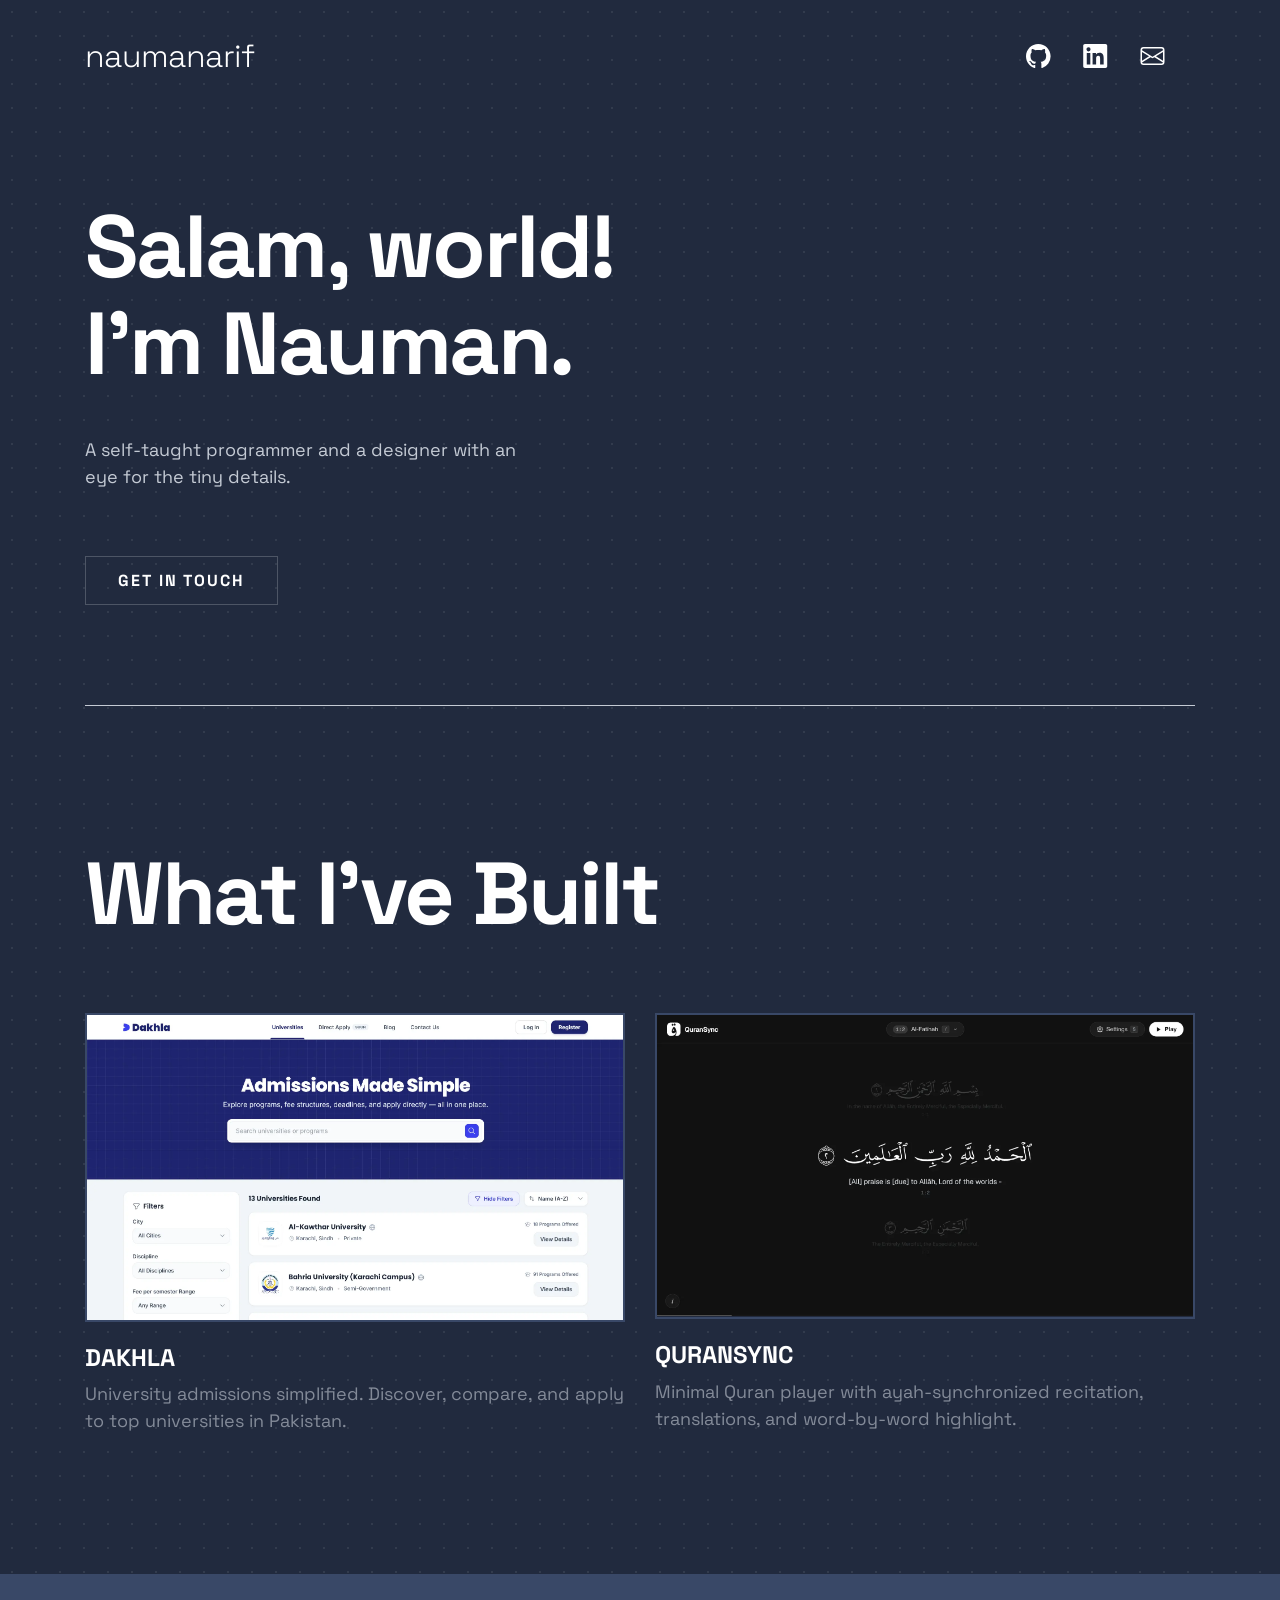
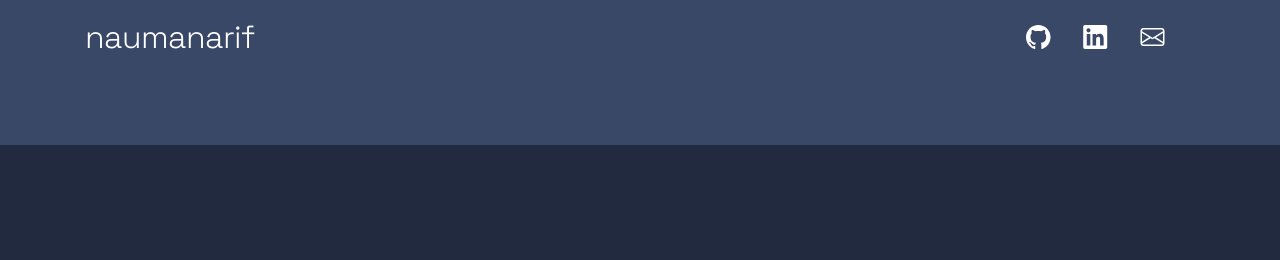
<file: index.html>
<!DOCTYPE html>
<html lang="en">
  <head>
    <meta charset="UTF-8" />
    <meta name="viewport" content="width=device-width, initial-scale=1.0" />
    <meta property="og:title" content="Nauman Arif" />
    <meta
      property="og:description"
      content="Salam, world! My name is Nauman and this is my personal website."
    />
    <meta property="og:image" content="./assets/images/thumbnail.png" />
    <link rel="preconnect" href="https://fonts.googleapis.com" />
    <link rel="preconnect" href="https://fonts.gstatic.com" crossorigin />
    <link
      href="https://fonts.googleapis.com/css2?family=Space+Grotesk:wght@300;400;500;700&display=swap"
      rel="stylesheet"
    />
    <link
      rel="icon"
      type="image/png"
      sizes="32x32"
      href="./assets/images/favicon-w-32x32.png"
    />
    <link rel="stylesheet" href="style.css" />
    <title>Nauman A.</title>
  </head>
  <body>
    <header class="header">
      <h2 class="visually-hidden">Header</h2>
      <div class="wrapper">
        <nav class="header__nav">
          <h2 class="visually-hidden">Navigation</h2>
          <a href="/" class="header__home">
            naumanarif
            <span class="visually-hidden">(to home page)</span>
          </a>
          <a
            href="https://www.github.com/naumanaarif"
            class="header__social"
            target="_blank"
          >
            <svg
              xmlns="http://www.w3.org/2000/svg"
              width="25"
              height="24"
              aria-labelledby="socialGitHub"
              role="img"
            >
              <title id="socialGitHub">GitHub</title>
              <path
                fill="#FFF"
                fill-rule="evenodd"
                d="M12.304 0C5.506 0 0 5.506 0 12.304c0 5.444 3.522 10.042 8.413 11.672.615.108.845-.261.845-.584 0-.292-.015-1.261-.015-2.291-3.091.569-3.891-.754-4.137-1.446-.138-.354-.738-1.446-1.261-1.738-.43-.23-1.046-.8-.016-.815.97-.015 1.661.892 1.892 1.261 1.107 1.86 2.876 1.338 3.584 1.015.107-.8.43-1.338.784-1.646-2.738-.307-5.598-1.368-5.598-6.074 0-1.338.477-2.446 1.26-3.307-.122-.308-.553-1.569.124-3.26 0 0 1.03-.323 3.383 1.26.985-.276 2.03-.415 3.076-.415 1.046 0 2.092.139 3.076.416 2.353-1.6 3.384-1.261 3.384-1.261.676 1.691.246 2.952.123 3.26.784.861 1.26 1.953 1.26 3.307 0 4.721-2.875 5.767-5.613 6.074.446.385.83 1.123.83 2.277 0 1.645-.015 2.968-.015 3.383 0 .323.231.708.846.584a12.324 12.324 0 0 0 8.382-11.672C24.607 5.506 19.101 0 12.304 0Z"
              />
            </svg>
          </a>
          <a
            href="https://www.linkedin.com/in/naumanaarif/"
            class="header__social"
            target="_blank"
          >
            <svg
              xmlns="http://www.w3.org/2000/svg"
              width="25"
              height="24"
              aria-labelledby="socialLinkedIn"
              role="img"
            >
              <title id="socialLinkedIn">LinkedIn</title>
              <path
                fill="#FFF"
                fill-rule="evenodd"
                d="M5.551 3.304c-1.14 0-2.067.926-2.067 2.064 0 1.14.928 2.066 2.067 2.066a2.066 2.066 0 0 0 0-4.13ZM3.767 8.998v11.453h3.562L7.33 8.998H3.767Zm5.798 0V20.45l3.554.002.002-5.668c0-1.454.253-2.941 2.132-2.941 1.851 0 1.851 1.755 1.851 3.036v5.571l3.559-.001v-6.28c0-2.834-.517-5.457-4.27-5.457-1.763 0-2.916.997-3.368 1.85h-.05V8.997h-3.41ZM22.435 24H1.982c-.976 0-1.77-.777-1.77-1.732V1.731C.212.776 1.006 0 1.982 0h20.453c.98 0 1.777.776 1.777 1.73v20.538c0 .955-.797 1.732-1.777 1.732Z"
              />
            </svg>
          </a>
          <a
            href="mailto:naumanaarif.work@gmail.com"
            class="header__social"
            target="_blank"
          >
            <svg
              xmlns="http://www.w3.org/2000/svg"
              width="25"
              height="24"
              fill="currentColor"
              class="bi bi-envelope"
              viewBox="0 0 16 16"
              aria-labelledby="socialEmail"
              role="img"
            >
              <title id="socialEmail">Email</title>
              <path
                d="M0 4a2 2 0 0 1 2-2h12a2 2 0 0 1 2 2v8a2 2 0 0 1-2 2H2a2 2 0 0 1-2-2V4Zm2-1a1 1 0 0 0-1 1v.217l7 4.2 7-4.2V4a1 1 0 0 0-1-1H2Zm13 2.383-4.708 2.825L15 11.105V5.383Zm-.034 6.876-5.64-3.471L8 9.583l-1.326-.795-5.64 3.47A1 1 0 0 0 2 13h12a1 1 0 0 0 .966-.741ZM1 11.105l4.708-2.897L1 5.383v5.722Z"
                fill="#FFF"
              />
            </svg>
          </a>
        </nav>
      </div>
    </header>

    <main id="main">
      <section class="hero">
        <div class="wrapper hero__wrapper bottom-border">
          <div class="hero__content">
            <picture>
              <source
                media="(min-width: 62.5em)"
                srcset="/assets/images/hero/nauman-desktop.png"
              />
              <source
                media="(min-width: 37.5em)"
                srcset="/assets/images/hero/nauman-tablet.png"
              />
              <img
                class="hero__image"
                src="/assets/images/hero/nauman-mobile.png"
                alt="picture of Nauman Arif"
                width-="174"
                height="383"
              />
            </picture>
            <div class="hero__text">
              <h1 class="hero__headline header-xl">
                Salam, world!<br />
                I'm Nauman.
              </h1>
              <p class="hero__description">
                A self-taught programmer and a designer with an eye for the tiny details.
              </p>
              <a
                href="mailto:naumanaarif.work@gmail.com"
                target="_blank"
                class="hero__contact"
                >Get in touch</a
              >
            </div>
          </div>
        </div>
      </section>

      <!-- <section class="skills">
        <div class="wrapper skills__wrapper bottom-border">
          <h2 class="visually-hidden">Skills</h2>
          <div class="skills__item">
            <h3 class="skills__title">Product</h3>
            <p class="skills__description">Intermediate</p>
          </div>
          <div class="skills__item">
            <h3 class="skills__title">Design</h3>
            <p class="skills__description">Intermediate</p>
          </div>
          <div class="skills__item">
            <h3 class="skills__title">Systems</h3>
            <p class="skills__description">Beginner</p>
          </div>
        </div>
        <img
          class="skills__rings"
          src="/assets/images/pattern-rings.svg"
          alt=""
          width="530"
          height="129"
        />
      </section> -->

      <section class="projects">
        <div class="wrapper projects__wrapper">
          <div class="projects__grid">
            <h2 class="projects__headline header-xl">What I've Built</h2>

            <div class="projects__item">
              <picture class="projects__picture">
                <source
                  media="(min-width: 62.5em)"
                  srcset="/assets/images/projects/dakhla.webp"
                />
                <img
                  class="projects__image"
                  src="/assets/images/projects/dakhla.webp"
                  alt="Dakhla"
                  width="343"
                  height="253"
                />
              </picture>
              <h3 class="projects__name">Dakhla</h3>
              <p class="projects__description">
                University admissions simplified. Discover, compare, and apply to top universities in Pakistan.
              </p>
              <div class="projects__links">
                <a
                  href="https://dakhla.pk"
                  target="_blank"
                  class="underline"
                  >View Project</a
                >
              </div>
            </div>

            <div class="projects__item">
              <picture class="projects__picture">
                <source
                  media="(min-width: 62.5em)"
                  srcset="/assets/images/projects/quransync.webp"
                />
                <img
                  class="projects__image"
                  src="/assets/images/projects/quransync.webp"
                  alt="QuranSync"
                  width="343"
                  height="253"
                />
              </picture>
              <h3 class="projects__name">QuranSync</h3>
              <p class="projects__description">
                Minimal Quran player with ayah-synchronized recitation, translations, and word-by-word highlight.
              </p>
              <div class="projects__links">
                <a
                  href="https://quransync.live"
                  target="_blank"
                  class="underline"
                  >View Project</a
                >
              </div>
            </div>
          </div>
        </div>
      </section>
      <!-- 
      <section id="contact" class="contact bg-less-dark">
        <div class="wrapper contact__wrapper bottom-border">
          <div class="contact__text">
            <h2 class="contact__headline header-xl">Contact</h2>
            <p class="contact__description">
              I would love to hear about your project and how I could help.
              Please fill in the form, and I'll get back to you as soon as
              possible.
            </p>
          </div>
          <form action="" class="contact__form">
            <div class="contact__control">
              <label for="name" class="visually-hidden">Name</label>
              <input
                type="text"
                id="name"
                name="name"
                placeholder="Name"
                required
              />
              <img
                src="/assets/images/icon-invalid.svg"
                alt=""
                class="contact__invalid-icon"
                width="24"
                height="24"
              />
            </div>
            <div class="contact__control">
              <label for="email" class="visually-hidden">Email</label>
              <input
                type="email"
                id="email"
                name="email"
                placeholder="Email"
                required
              />
              <img
                src="/assets/images/icon-invalid.svg"
                alt=""
                class="contact__invalid-icon"
                width="24"
                height="24"
              />
            </div>
            <div class="contact__control">
              <label for="message" class="visually-hidden">Message</label>
              <textarea
                name="message"
                id="message"
                cols="30"
                rows="3"
                placeholder="Message"
                required
              ></textarea>
              <img
                src="/assets/images/icon-invalid.svg"
                alt=""
                class="contact__invalid-icon"
                width="24"
                height="24"
              />
            </div>
            <div class="contact__control align-right">
              <button type="submit">Send Message</button>
            </div>
          </form>
        </div>
        <img
          class="contact__rings"
          src="/assets/images/pattern-rings.svg"
          alt=""
          width="530"
          height="129"
        />
      </section> -->
    </main>

    <footer class="footer bg-less-dark">
      <h2 class="visually-hidden">Footer</h2>
      <div class="wrapper">
        <nav class="header__nav">
          <h2 class="visually-hidden">Navigation</h2>
          <a href="/" class="header__home">
            naumanarif
            <span class="visually-hidden">(to home page)</span>
          </a>
          <a
            href="https://www.github.com/naumanaarif"
            class="header__social"
            target="_blank"
          >
            <svg
              xmlns="http://www.w3.org/2000/svg"
              width="25"
              height="24"
              aria-labelledby="socialGitHub"
              role="img"
            >
              <title id="socialGitHub">GitHub</title>
              <path
                fill="#FFF"
                fill-rule="evenodd"
                d="M12.304 0C5.506 0 0 5.506 0 12.304c0 5.444 3.522 10.042 8.413 11.672.615.108.845-.261.845-.584 0-.292-.015-1.261-.015-2.291-3.091.569-3.891-.754-4.137-1.446-.138-.354-.738-1.446-1.261-1.738-.43-.23-1.046-.8-.016-.815.97-.015 1.661.892 1.892 1.261 1.107 1.86 2.876 1.338 3.584 1.015.107-.8.43-1.338.784-1.646-2.738-.307-5.598-1.368-5.598-6.074 0-1.338.477-2.446 1.26-3.307-.122-.308-.553-1.569.124-3.26 0 0 1.03-.323 3.383 1.26.985-.276 2.03-.415 3.076-.415 1.046 0 2.092.139 3.076.416 2.353-1.6 3.384-1.261 3.384-1.261.676 1.691.246 2.952.123 3.26.784.861 1.26 1.953 1.26 3.307 0 4.721-2.875 5.767-5.613 6.074.446.385.83 1.123.83 2.277 0 1.645-.015 2.968-.015 3.383 0 .323.231.708.846.584a12.324 12.324 0 0 0 8.382-11.672C24.607 5.506 19.101 0 12.304 0Z"
              />
            </svg>
          </a>
          <a
            href="https://www.linkedin.com/in/naumanaarif/"
            class="header__social"
            target="_blank"
          >
            <svg
              xmlns="http://www.w3.org/2000/svg"
              width="25"
              height="24"
              aria-labelledby="socialLinkedIn"
              role="img"
            >
              <title id="socialLinkedIn">LinkedIn</title>
              <path
                fill="#FFF"
                fill-rule="evenodd"
                d="M5.551 3.304c-1.14 0-2.067.926-2.067 2.064 0 1.14.928 2.066 2.067 2.066a2.066 2.066 0 0 0 0-4.13ZM3.767 8.998v11.453h3.562L7.33 8.998H3.767Zm5.798 0V20.45l3.554.002.002-5.668c0-1.454.253-2.941 2.132-2.941 1.851 0 1.851 1.755 1.851 3.036v5.571l3.559-.001v-6.28c0-2.834-.517-5.457-4.27-5.457-1.763 0-2.916.997-3.368 1.85h-.05V8.997h-3.41ZM22.435 24H1.982c-.976 0-1.77-.777-1.77-1.732V1.731C.212.776 1.006 0 1.982 0h20.453c.98 0 1.777.776 1.777 1.73v20.538c0 .955-.797 1.732-1.777 1.732Z"
              />
            </svg>
          </a>
          <a
            href="mailto:naumanaarif.work@gmail.com"
            class="header__social"
            target="_blank"
          >
            <svg
              xmlns="http://www.w3.org/2000/svg"
              width="25"
              height="24"
              fill="currentColor"
              class="bi bi-envelope"
              viewBox="0 0 16 16"
              aria-labelledby="socialEmail"
              role="img"
            >
              <title id="socialEmail">Email</title>
              <path
                d="M0 4a2 2 0 0 1 2-2h12a2 2 0 0 1 2 2v8a2 2 0 0 1-2 2H2a2 2 0 0 1-2-2V4Zm2-1a1 1 0 0 0-1 1v.217l7 4.2 7-4.2V4a1 1 0 0 0-1-1H2Zm13 2.383-4.708 2.825L15 11.105V5.383Zm-.034 6.876-5.64-3.471L8 9.583l-1.326-.795-5.64 3.47A1 1 0 0 0 2 13h12a1 1 0 0 0 .966-.741ZM1 11.105l4.708-2.897L1 5.383v5.722Z"
                fill="#FFF"
              />
            </svg>
          </a>
        </nav>
      </div>
    </footer>
  </body>
</html>
</file>
<file: style.css>
/* GLOBAL */

:root {
    --bg-body: #212a3e;
    --bg-body2: #394867;
    --accent: #9ba4b5;
    --text1: hsl(0, 0%, 100%);
    --text2: hsl(219, 15%, 80%);
    --invalid: hsl(7, 100%, 68%);
    --fs-18: 1.125rem;
    --fs-88: 5.5rem;
    --fs-72: 4.5rem;
    --fs-40: 2.5rem;
    --fs-48: 3rem;
    --fs-36: 2.25rem;
    --fs-32: 2rem;
    --fs-24: 1.5rem;
    --fs-20: 1.25rem;
    --container: 69.375rem;
    --transition: 120ms ease-in-out;
  }
  
  html,
  body {
    overflow-x: hidden;
  }
  
  html {
    box-sizing: border-box;
    font-size: 100%;
  }
  
  ::selection {
    color: var(--bg-body2);
    background: #f1f6f9;
  }
  
  *,
  *::before,
  *::after {
    box-sizing: inherit;
  }
  
  body,
  input,
  textarea,
  button {
    font-family: 'Space Grotesk', sans-serif;
  }
  
  body {
    margin: 0;
    background-color: var(--bg-body);
    background-image: radial-gradient(rgba(255, 255, 255, 0.08) 1px, transparent 1px);
    background-size: 24px 24px;
    color: var(--text1);
    font-size: var(--fs-18);
    line-height: 1.56;
    padding-bottom: 0rem;
  }
  
  .bg-less-dark {
    background-color: var(--bg-body2);
  }
  
  h1,
  h2,
  h3,
  p {
    margin-block-start: 0;
  }
  
  h1,
  h2,
  h3 {
    line-height: 1;
  }
  
  .header-xl {
    font-size: 2.5rem;
    font-size: clamp(2.5rem, 0.7rem + 7.68vw, 5.5rem);
    letter-spacing: -0.028em;
    line-height: 1.1;
  }
  
  p {
    font-size: 1rem;
    font-size: clamp(1rem, 0.79rem + 0.89vw, 1.125rem);
    line-height: 1.5;
    color: var(--text2);
  }
  
  a {
    transition: color var(--transition);
  }
  
  a:focus-visible,
  input:focus-visible,
  textarea:focus-visible {
    outline: 2px dashed var(--accent);
    outline-offset: 2px;
  }
  
  input:invalid,
  textarea:invalid {
    outline-color: var(--invalid);
  }
  
  a.underline,
  button {
    display: inline-block;
    padding-bottom: 0.625rem;
    font-size: 1rem;
    line-height: 1.625;
    letter-spacing: 0.143em;
    font-weight: 700;
    text-transform: uppercase;
    color: var(--text1);
    text-decoration: none;
    background-image: linear-gradient(
      to right,
      var(--accent) 75%,
      var(--accent) 75%
    );
    background-position: 0 2.1em;
    background-repeat: repeat-x;
    background-size: 8px 2px;
  }
  
  a:hover {
    color: var(--accent);
  }
  
  img,
  svg {
    display: block;
    -drag: none;  
    user-select: none;
    -moz-user-select: none;
    -webkit-user-drag: none;
    -webkit-user-select: none;
    -ms-user-select: none;
  }
  
  .visually-hidden {
    position: absolute;
    left: -10000px;
    top: auto;
    width: 1px;
    height: 1px;
    overflow: hidden;
  }
  
  .wrapper {
    width: calc(100% - 2rem);
    max-width: var(--container);
    margin-inline: auto;
  }
  
  /* 600px */
  @media (min-width: 37.5em) {
    .wrapper {
      width: calc(100% - 3.75rem);
    }
  }
  
  /* UTILITY */
  
  .bottom-border {
    border-bottom: 1px solid var(--text2);
  }
  
  /* HEADER */
  
  .header {
    position: relative;
    z-index: 1;
    margin-block-start: 20px;
  }
  
  .header__nav {
    display: flex;
    flex-wrap: wrap;
    justify-content: center;
    text-align: center;
    gap: 20px 25px;
  }
  
  .header__home {
    font-size: 1.5rem;
    font-size: clamp(1.5rem, 1.02rem + 2.04vw, 2rem);
    font-weight: 300;
    letter-spacing: -0.02em;
    line-height: 1;
    color: var(--text1);
    text-decoration: none;
    flex: 1 0 100%;
  }
  
  .header__social > svg > path {
    transition: fill var(--transition);
  }
  
  .header__social:hover > svg > path {
    fill: var(--accent);
  }
  
  @media (min-width: 37.5em) {
    .header {
      margin-block-start: 30px;
      /* margin-block-end: 90px; */
    }
  
    .header__nav {
      justify-content: flex-start;
      align-items: center;
      text-align: left;
      gap: 32px;
    }
  
    .header__home {
      flex: 0 1 auto;
      margin-inline-end: auto;
    }
  }
  
  @media (min-width: 62.5em) {
    .header {
      margin-block-start: 40px;
      margin-block-end: 127px;
    }
  
    .header__nav {
      padding-right: 30px;
    }
  }
  
  /*  HERO */
  
  .hero__wrapper {
    padding-bottom: 80px;
  }
  
  .hero__image {
    position: absolute;
    top: 0;
    left: 50%;
    translate: -50%;
    width: 174px;
    height: auto;
  }
  
  .hero__rings {
    position: absolute;
    right: 50%;
    top: 130px;
    /* 8.125rem; */
    z-index: -1;
    /* width: 33.125rem; */
    height: auto;
  }
  
  .hero__circle {
    position: relative;
    top: 171px;
    margin-bottom: -129px;
    translate: calc(100vw - 64px - 16px);
  }
  
  .hero__text {
    position: relative;
    text-align: center;
    margin-block-start: 335px;
  }
  
  .hero__headline {
    margin-block-end: 24px;
  }
  
  h1 > span {
    background-image: linear-gradient(
      to right,
      var(--accent) 75%,
      var(--accent) 75%
    );
    background-position: 0 1.18em;
    background-repeat: repeat-x;
    background-size: 8px 4px;
  }
  
  .hero__description {
    margin-block-end: 32px;
  }
  
  .hero__contact {
    display: inline-block;
    padding: 14px 32px;
    background-color: transparent;
    color: var(--text1);
    border: 1px solid rgba(255, 255, 255, 0.2);
    font-size: 1rem;
    line-height: 1.2;
    font-weight: 700;
    letter-spacing: 0.12em;
    text-transform: uppercase;
    text-decoration: none;
    transition: border-color var(--transition), background-color var(--transition), color var(--transition), transform var(--transition);
  }

  .hero__contact:hover {
    border-color: var(--accent);
    background-color: rgba(255, 255, 255, 0.05);
    color: var(--text1);
    transform: translateY(-2px);
  }
  
  @media (min-width: 37.5em) {
    .hero {
      position: relative;
      margin-block-start: -62px;
    }
  
    .hero__wrapper {
      padding-bottom: 60px;
    }
  
    .hero__content {
      display: flex;
      align-items: center;
    }
  
    .hero__content picture {
      order: 2;
    }
  
    .hero__image {
      position: relative;
      width: 42vw;
      max-width: 445px;
      /* width: 322px; */
      height: auto;
      left: auto;
      right: 0;
      translate: 0;
    }
  
    .hero__rings {
      top: 90px;
      right: auto;
      left: 0;
      translate: -50%;
    }
  
    .hero__circle {
      position: absolute;
      top: auto;
      right: 0;
      bottom: 190px;
      translate: 50%;
      z-index: 1;
    }
  
    .hero__text {
      /* width: 62vw; */
      margin-block-start: 90px;
      margin-right: -30px;
      flex: 1 0 58vw;
      text-align: left;
      z-index: 1;
    }
  
    .hero__headline {
      margin-block-end: 60px;
    }
  
    .hero__description {
      /* width: 70%; */
      margin-block-end: 34px;
    }
  }
  
  @media (min-width: 62.5em) {
    .hero {
      margin-block-start: 0px;
    }
  
    .hero__wrapper {
      position: relative;
      padding-bottom: 100px;
    }
  
    .hero__content {
      align-items: flex-start;
    }
  
    .hero__content picture {
      margin-left: -80px;
    }
  
    .hero__image {
      margin-block-start: -199px;
    }
  
    .hero__rings {
      top: 0px;
      translate: -50% -50%;
    }
  
    .hero__circle {
      top: 322px;
      right: 445px;
    }
  
    .hero__text {
      margin-block-start: 0;
      margin-right: 0;
      flex: 1;
    }
  
    .hero__headline {
      margin-block-end: 43px;
    }
  
    .hero__description {
      width: 38ch;
      margin-block-end: 66px;
    }
  }
  
  /* SKILLS */
  
  .skills {
    position: relative;
  }
  
  .skills__wrapper {
    display: grid;
    grid-template-columns: 1fr;
    gap: 24px;
    padding-block: 40px;
  }
  
  .skills__item {
    text-align: center;
  }
  
  .skills__title {
    font-size: 2rem;
    font-size: clamp(2rem, 0.33rem + 7.11vw, 3rem);
    line-height: 1.17;
    margin-block-end: 2px;
  }
  
  .skills__description {
    margin-block-end: 0;
  }
  
  .skills__rings {
    position: absolute;
    bottom: 0;
    left: 50%;
    translate: 0 50%;
  }
  
  @media (min-width: 37.5em) {
    .skills__wrapper {
      grid-template-columns: repeat(2, 1fr);
      gap: 52px 24px;
      border: none;
      padding-block: 52px 0;
    }
  
    .skills__item {
      text-align: left;
    }
  
    .skills__rings {
      translate: 40% 50%;
    }
  }
  
  @media (min-width: 62.5em) {
    .skills__wrapper {
      grid-template-columns: repeat(3, 1fr);
      gap: 58px 30px;
      padding-block-start: 72px;
    }
  
    .skills__rings {
      translate: -40% 50%;
      left: 100%;
    }
  }
  
  /* PROJECTS */
  
  .projects__wrapper {
    padding-block: 140px;
  }
  
  .projects__grid {
    display: grid;
    grid-template-columns: repeat(2, 1fr);
    gap: 40px;
    justify-items: center;
    text-align: center;
  }
  
  .projects__headline {
    grid-column: 1 / span 2;
    margin-block-end: 0;
    white-space: nowrap;
  }
  
  .projects__item {
    grid-column: 1 / span 2;
  }
  
  .projects__picture {
    display: block;
    margin-block-end: 20px;
    border: 2px solid var(--bg-body2);
    overflow: hidden;
  }
  
  .projects__image {
    display: block;
    width: 100%;
    height: auto;
  }
  
  .projects__name {
    font-size: 1.5rem;
    line-height: 1.3;
    font-weight: 700;
    text-transform: uppercase;
    margin-block-end: 7px;
  }
  
  .projects__description {
    font-size: 1.125rem;
    line-height: 1.5;
    color: var(--text2);
    opacity: 0.6;
    margin-block-end: 20px;
  }
  
  .projects__links {
    display: flex;
    flex-direction: column;
    align-items: center;
    gap: 20px;
  }
  
  @media (min-width: 37.5em) {
    .projects__grid {
      gap: 60px 24px;
      justify-items: start;
      text-align: left;
    }
  
    .projects__contact {
      justify-self: end;
    }
  
    .projects__item {
      grid-column: span 1;
    }
  
    .projects__headline {
      grid-column: 1 / span 2;
    }
  
    .projects__links a {
      margin-inline-end: 0;
    }
  }
  
  @media (min-width: 62.5em) {
    .projects__grid {
      gap: 70px 30px;
    }
  
    .projects__item {
      display: grid;
      grid-template-columns: 1fr;
      grid-template-rows: repeat(4, auto);
    }
  
    .projects__picture {
      position: relative;
      grid-column: 1 / 2;
      grid-row: 1 / 2;
    }
  
    .projects__picture::after {
      content: '';
      position: absolute;
      width: 100%;
      height: 100%;
      top: 0;
      background-color: hsl(0, 0%, 0%);
      opacity: 0;
      transition: opacity 120ms ease-in-out;
    }
  
    .projects__item:hover .projects__picture::after {
      opacity: 0.7;
    }
  
    .projects__item:hover .projects__links {
      opacity: 1;
    }
    .projects__item:focus-within .projects__links {
      opacity: 1;
    }
  
    .projects__item:focus-within .projects__picture::after {
      opacity: 0.7;
    }
  
    .projects__image {
      width: 100%;
      height: auto;
    }
  
    .projects__links {
      grid-column: 1 / 2;
      grid-row: 1 / 2;
      justify-self: center;
      align-self: center;
      z-index: 1;
      opacity: 0;
      transition: opacity 120ms ease-in-out;
    }
  
    .projects__links:hover ~ .projects__picture::after {
      opacity: 0.5;
    }
  
    .projects__description {
      margin-block-end: 0;
    }
  }
  
  /* CONTACT */
  
  .contact {
    position: relative;
  }
  
  .contact__wrapper {
    padding-block: 84px;
  }
  
  .contact__headline {
    margin-block-end: var(--fs-20);
  }
  
  .contact__control {
    position: relative;
    margin-block-end: 16px;
  }
  
  .contact__control input,
  .contact__control textarea {
    width: 100%;
    padding-block: 16px;
    padding-inline: 24px;
    border: none;
    border-bottom: 1px solid var(--text1);
    background: transparent;
    font-size: 1rem;
    line-height: 1.625;
    color: var(--text1);
  }
  
  .contact__control > *::placeholder {
    color: var(--text1);
    opacity: 0.5;
    text-transform: uppercase;
  }
  
  .contact__control textarea {
    margin-block-end: 32px;
  }
  
  .contact__control.align-right {
    display: flex;
    justify-content: flex-end;
  }
  
  .contact__control button {
    background-color: transparent;
    border: none;
  }
  
  .contact__invalid-icon {
    display: none;
    width: var(--fs-24);
    height: var(--fs-24);
    position: absolute;
    top: 50%;
    right: 0;
    translate: -50% -50%;
  }
  
  .contact input:focus-visible:invalid ~ .contact__invalid-icon,
  .contact textarea:focus-visible:invalid ~ .contact__invalid-icon {
    display: inline-block;
  }
  
  .contact textarea:focus-visible:invalid ~ .contact__invalid-icon {
    top: 1.2rem;
    right: 1.5rem;
    translate: none;
  }
  
  .contact__rings {
    position: absolute;
    left: 0;
    bottom: 97px;
    translate: -75%;
  }
  
  @media (min-width: 37.5em) {
    .contact__rings {
      bottom: 47px;
      translate: -75%;
    }
  }
  
  @media (min-width: 62.5em) {
    .contact__wrapper {
      display: grid;
      grid-template-columns: repeat(2, 27.8rem);
      justify-content: space-between;
    }
  
    .contact__headline {
      margin-block-end: var(--fs-36);
    }
  
    .contact__rings {
      translate: -40%;
    }
  }
  
  /* 999.98px */
  @media (max-width: 62.49875em) {
    .contact__wrapper {
      max-width: 27.8rem;
    }
  
    .contact__text {
      text-align: center;
    }
  }
  
  footer {
    padding-block: 40px 60px;
  }
  
  @media (min-width: 37.5em) {
    footer {
      padding-block: 30px 40px;
    }
  }
  
  @media (min-width: 62.5em) {
    footer {
      padding-block: 47px 92px;
    }
  }

p.projects__tags > span {
  color: #a6a6a6;
}

p.skills__description {
  color: #a6a6a6;
}
</file>
